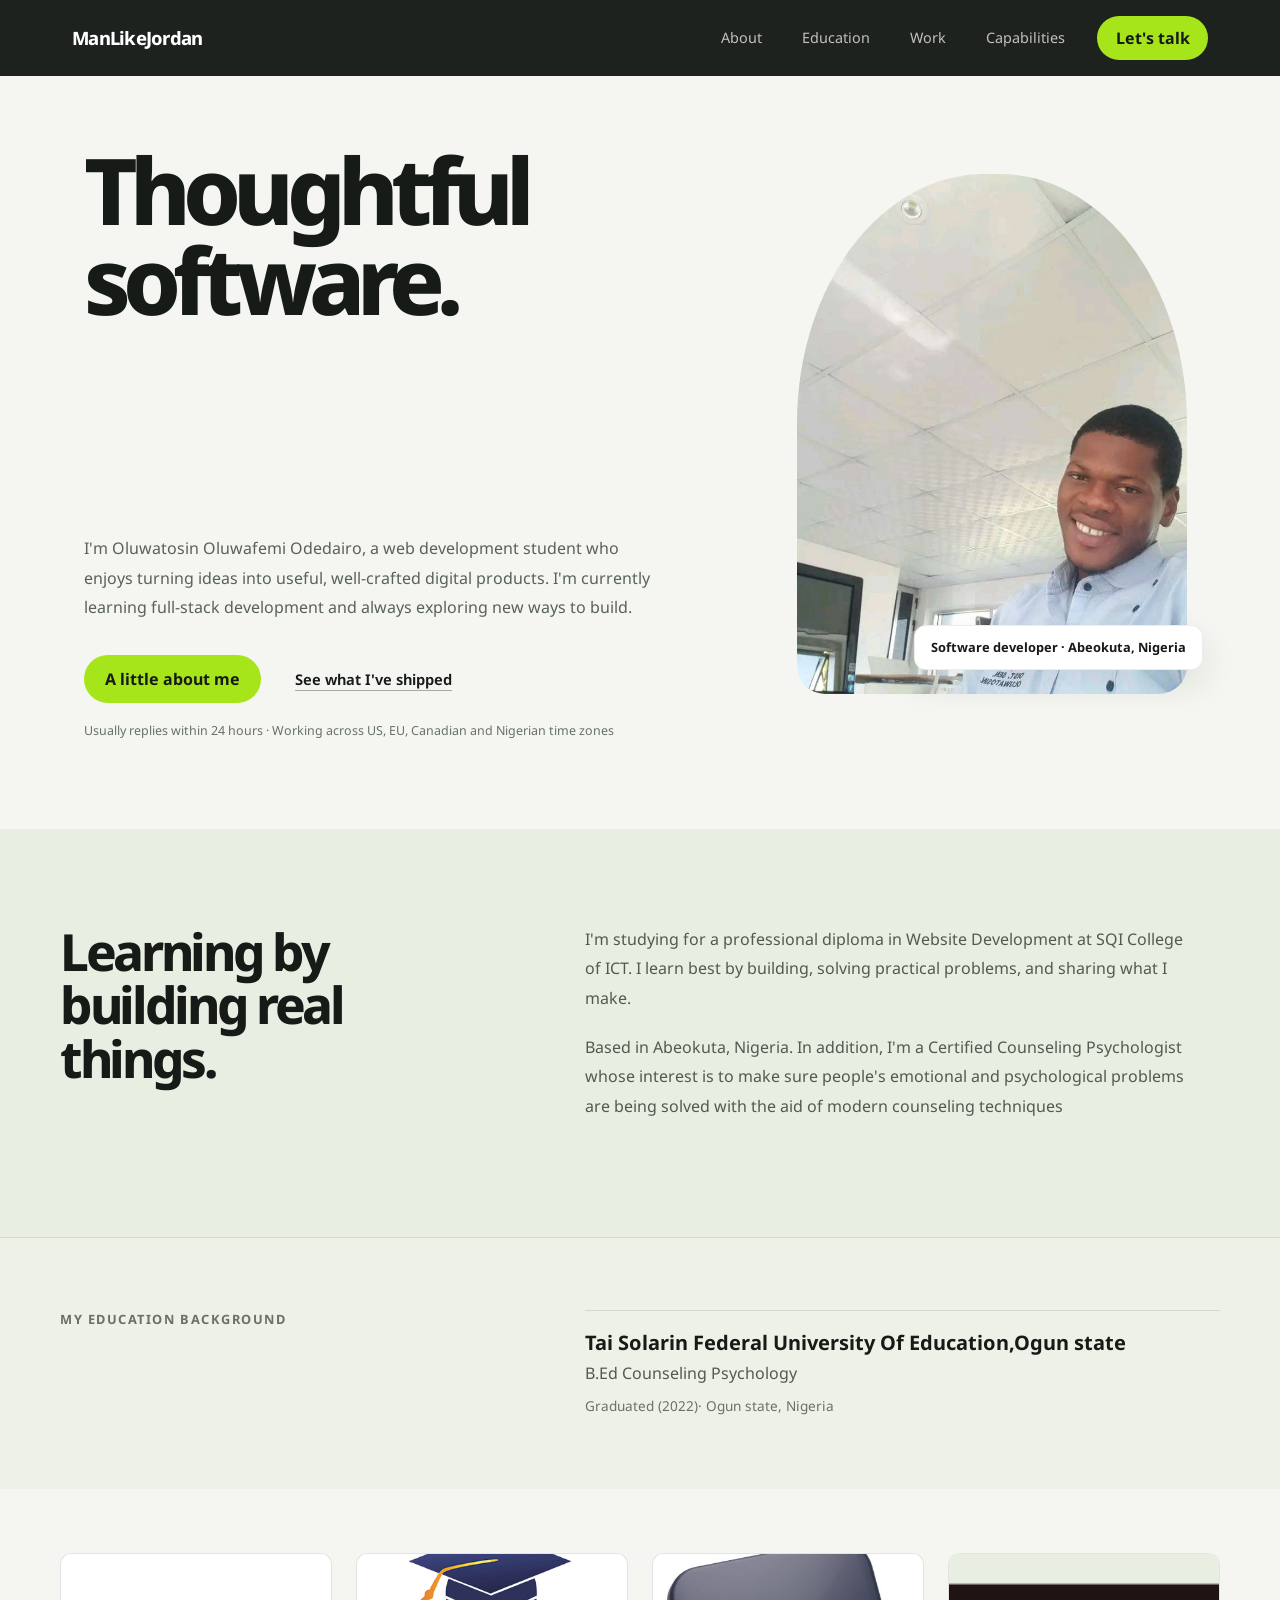
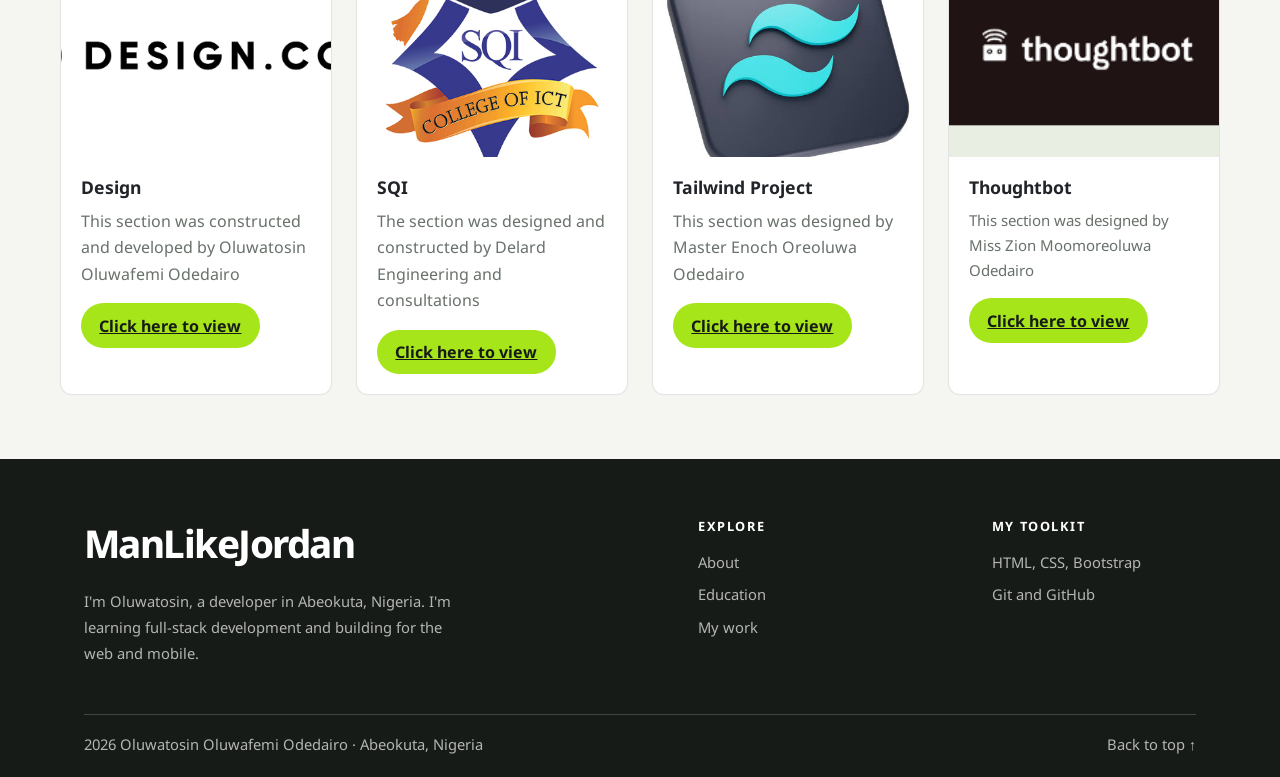
<file: index.html>
<!DOCTYPE html>
<html lang="en">

<head>
    <meta charset="UTF-8">
    <meta name="viewport" content="width=device-width, initial-scale=1.0">
    <meta name="theme-color" content="#171b18">
    <title>Oluwatosin Odedairo | Software Developer</title>
    <link rel="shortcut icon" href="favicon.ico" type="image/x-icon">
    <link rel="preconnect" href="https://fonts.googleapis.com">
    <link rel="preconnect" href="https://fonts.gstatic.com" crossorigin>
    <link href="https://fonts.googleapis.com/css2?family=Noto+Sans:wght@400;500;600;700;800&display=swap"
        rel="stylesheet">
    <link rel="stylesheet" href="https://cdn.jsdelivr.net/npm/bootstrap@5.3.9/dist/css/bootstrap.min.css">
    <link rel="stylesheet" href="style.css">
</head>

<body>
    <header class="site-header">
        <nav class="navbar navbar-expand-lg navbar-dark fixed-top" aria-label="Main navigation">
            <div class="container">
                <a class="navbar-brand" href="#top">ManLikeJordan</a>

                <button class="navbar-toggler" type="button" data-bs-toggle="collapse" data-bs-target="#mainNavbar"
                    aria-controls="mainNavbar" aria-expanded="false" aria-label="Toggle navigation">
                    <span class="navbar-toggler-icon"></span>
                </button>

                <div class="collapse navbar-collapse" id="mainNavbar">
                    <ul class="navbar-nav ms-lg-auto align-items-lg-center gap-lg-4">
                        <li class="nav-item"><a class="nav-link" href="#about">About</a></li>
                        <li class="nav-item"><a class="nav-link" href="#education">Education</a></li>
                        <li class="nav-item"><a class="nav-link" href="#work">Work</a></li>
                        <li class="nav-item"><a class="nav-link" href="#skills">Capabilities</a></li>
                        <li class="nav-item"><a class="talk-btn" href="lets-talk.html">Let's talk</a></li>
                    </ul>
                </div>
            </div>
        </nav>
    </header>

    <main id="top">
        <section class="hero container" aria-labelledby="hero-title">
            <div class="hero-copy">
                <h1 id="hero-title" aria-label="Thoughtful software. Built to ship.">
                    Thoughtful software.
                    <span class="headline-rotator" aria-hidden="true">
                        <span>Built to ship.</span>
                        <span>Ideas into products.</span>
                        <span>Real products, shipped.</span>
                        <span>Your idea, live.</span>
                    </span>
                </h1>
                <p class="hero-description">
                    I'm Oluwatosin Oluwafemi Odedairo, a web development student who enjoys turning ideas into useful,
                    well-crafted digital products. I'm currently learning full-stack development and always exploring
                    new ways to build.
                </p>
                <div class="hero-actions">
                    <a class="primary-link" href="#about">A little about me</a>
                    <a class="secondary-link" href="#work">See what I've shipped</span></a>
                </div>
                <p class="response-note">Usually replies within 24 hours · Working across US, EU, Canadian and Nigerian
                    time zones</p>
            </div>

            <figure class="hero-visual">
                <img src="assets/images/Snapchat-878727633.jpg" alt="Portrait of Oluwatosin Odedairo">
                <figcaption>Software developer · Abeokuta, Nigeria</figcaption>

            </figure>
        </section>

        <section class="about-section" id="about" aria-labelledby="about-title">
            <div class="section-inner about-grid">
                <div>
                    <h2 id="about-title">Learning by building real things.</h2>
                </div>
                <div class="about-copy">
                    <p>
                        I'm studying for a professional diploma in Website Development at SQI College of ICT. I learn
                        best by building, solving practical problems, and sharing what I make.
                    </p>
                    <p>
                        Based in Abeokuta, Nigeria. In addition, I'm a Certified Counseling Psychologist whose
                        interest
                        is to make sure people's emotional and psychological problems are being solved with the aid of
                        modern counseling techniques
                    </p>
                </div>
            </div>
        </section>

        <section class="education-section" id="education" aria-labelledby="education-title">
            <div class="education-inner">
                <div>
                    <p class="education-label">My Education Background</p>
                    <h2 id="education-title"></h2>
                </div>
                <div class="education-entry">
                    <h3>Tai Solarin Federal University Of Education,Ogun state</h3>
                    <p>B.Ed Counseling Psychology</p>
                    <span>Graduated (2022)· Ogun state, Nigeria</span>
                </div>
            </div>
        </section>


        <section class="my-work" id="work">
            <div class="row row-cols-1 row-cols-sm-2 row-cols-lg-4 g-4">
                <div class="col">
                    <div class="card">
                        <img src="assets/images/Design_com_Logo.jpg" class="card-img-top" alt="...">
                        <div class="card-body">
                            <h4 class="card-title">Design</h4>
                            <p class="card-text">This section was constructed and developed by Oluwatosin Oluwafemi
                                Odedairo </p>
                            <button class="talk-btn mt-3"><a target="_blank" href="design.html">Click here to
                                    view</a></button>
                        </div>
                    </div>
                </div>
                <div class="col">
                    <div class="card">
                        <img src="assets/images/sqi logo.jpg" class="card-img-top" alt="...">
                        <div class="card-body">
                            <h4 class="card-title">SQI</h4>
                            <p class="card-text">The section was designed and constructed by Delard Engineering and
                                consultations</p>
                            <button class="talk-btn mt-3"><a target="_blank" href="sqi.html">Click here to
                                    view</a></button>
                        </div>
                    </div>
                </div>
                <div class="col">
                    <div class="card">
                        <img src="assets/tailwind logo.jpg" class="card-img-top" alt="...">
                        <div class="card-body">
                            <h4 class="card-title">Tailwind Project</h4>
                            <p class="card-text">This section was designed by Master Enoch Oreoluwa Odedairo</p>
                            <button class="talk-btn mt-3"><a target="_blank" href="tailwind.html">Click here to
                                    view</a></button>
                        </div>
                    </div>
                </div>
                <div class="col">
                    <div class="card">
                        <img src="assets/images/thoughtbot logo.png" class="card-img-top" alt="...">
                        <div class="card-body">
                            <h4 class="card-title">Thoughtbot</h4>
                            <p class="card-text" style=" font-size: 15px;">This section was designed by Miss Zion
                                Moomoreoluwa Odedairo</p>
                            <button class="talk-btn mt-3"><a target="_blank" href="firstcard.html">Click here to
                                    view</a></button>
                        </div>
                    </div>
                </div>
            </div>
        </section>
    </main>

    <footer class="site-footer">
        <div class="footer-inner">
            <div class="footer-main">
                <div class="footer-intro">
                    <a class="footer-brand" href="#top">ManLikeJordan</a>
                    <p>
                        I'm Oluwatosin, a developer in Abeokuta, Nigeria. I'm learning full-stack development
                        and building for the web and mobile.
                    </p>
                </div>

                <nav class="footer-column" aria-label="Footer navigation">
                    <h2>Explore</h2>
                    <a href="#about">About</a>
                    <a href="#education">Education</a>
                    <a href="#work">My work</a>
                </nav>

                <div class="footer-column">
                    <h2>My toolkit</h2>
                    <p>HTML, CSS, Bootstrap</p>
                    <p>Git and GitHub</p>

                </div>
            </div>

            <div class="footer-bottom">
                <p>2026 Oluwatosin Oluwafemi Odedairo · Abeokuta, Nigeria</p>
                <a href="#top">Back to top ↑</a>
            </div>
        </div>
    </footer>

    <script src="https://cdn.jsdelivr.net/npm/bootstrap@5.3.9/dist/js/bootstrap.bundle.min.js"></script>
</body>

</html>
</file>
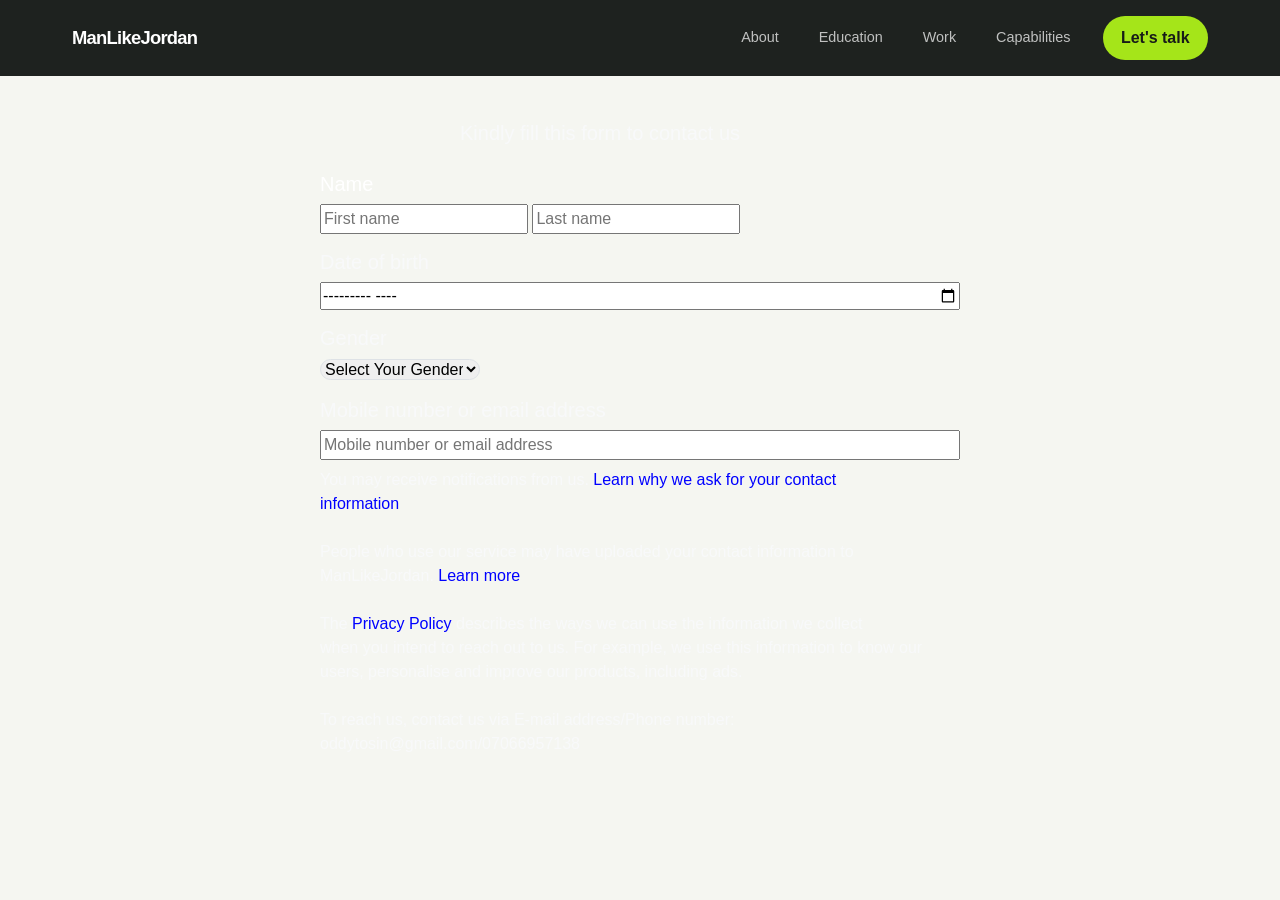
<file: lets-talk.html>
<!DOCTYPE html>
<html lang="en">

<head>
    <meta charset="UTF-8">
    <meta name="viewport" content="width=device-width, initial-scale=1.0">
    <title>Document</title>
    <link rel="stylesheet" href="https://cdn.jsdelivr.net/npm/bootstrap@5.3.9/dist/css/bootstrap.min.css">
    <link rel="stylesheet" href="style.css">

</head>

<body>
 <header class="site-header">
        <nav class="navbar navbar-expand-lg navbar-dark fixed-top" aria-label="Main navigation">
            <div class="container">
                <a class="navbar-brand" href="#top">ManLikeJordan</a>

                <button class="navbar-toggler" type="button" data-bs-toggle="collapse" data-bs-target="#mainNavbar"
                    aria-controls="mainNavbar" aria-expanded="false" aria-label="Toggle navigation">
                    <span class="navbar-toggler-icon"></span>
                </button>

                <div class="collapse navbar-collapse" id="mainNavbar">
                    <ul class="navbar-nav ms-lg-auto align-items-lg-center gap-lg-4">
                        <li class="nav-item"><a class="nav-link" href="#about">About</a></li>
                        <li class="nav-item"><a class="nav-link" href="#education">Education</a></li>
                        <li class="nav-item"><a class="nav-link" href="#work">Work</a></li>
                        <li class="nav-item"><a class="nav-link" href="#skills">Capabilities</a></li>
                        <li class="nav-item"><a class="talk-btn" href="lets-talk.html">Let's talk</a></li>
                    </ul>
                </div>
            </div>
        </nav>
    </header>
    <header class="p-12 pt-5 mx-auto w-50" style="font-size: 20px; font-family: monospace; color: white;">
        <a>Are you looking for a way to contact ManLikeJordan ?</a>
    </header>

    <div class="ps-12 pt-2 mt-2 mx-auto w-50">
        <p class="d-flex mt-4 fs-5 text-light" style="margin-left: 140px;">Kindly fill this form to contact us</p>
    </div>


    <div class="ps-12 pt-2 mx-auto w-50">
        <h5 class="text-white">Name</h5>
        <input type="text" placeholder="First name">
        <input type="text" placeholder="Last name">
        <div>


        </div>
    </div>

    <div class="ps-12 pt-2 mx-auto w-50 mt-2">
        <h5 class="text-light">Date of birth</h5>
        <div>
            <input class="w-100" type="month" name="" id="" placeholder="month">
        </div>
    </div>

    <div class="ps-12 pt-2 mx-auto w-50 mt-2">
        <h5 class="text-light">Gender</h5>
        <select class="border rounded-5 w-25" name="" id="" placeholder="">
            <option value="" disabled selected>Select Your Gender</option>
            <option value="male">male</option>
            <option value="female">female</option>
            <option value="custom">custom</option>
        </select>

        <h5 class="pt-2 text-light mt-2">Mobile number or email address</h5>
        <input class="w-100" type="text" placeholder="Mobile number or email address">
    </div>


    <div class="ps-12 w-50 mx-auto mt-2">
        <p class="text-light"> You may receive notifications from us. <span style="color: blue;">Learn why we ask for
                your contact
                <br>information</span>
    </div>

    <div class="ps-12 pt-2 w-50 mx-auto">
        <p class="text-light">People who use our service may have uploaded your contact information to <br>
            ManLikeJordan. <span style="color: blue;">Learn more</span></p>
    </div>

    <div class="ps-12 pt-2 w-50 mx-auto mt-2">
        <p class="text-light">The <span style="color: blue;">Privacy Policy</span> describes the ways we can use the
            information we collect
            <br>when you intend to reach out to us. For example, we use this information to know our users, personalise
            and improve
            our products, including ads.
        </p>
    </div>

    <div class="ps-12 pt-2  mx-auto w-50 text-light">
        <p>To reach us, contact us via E-mail address/Phone number: oddytosin@gmail.com/07066957138</p>

    </div>

</body>

</html>
</file>
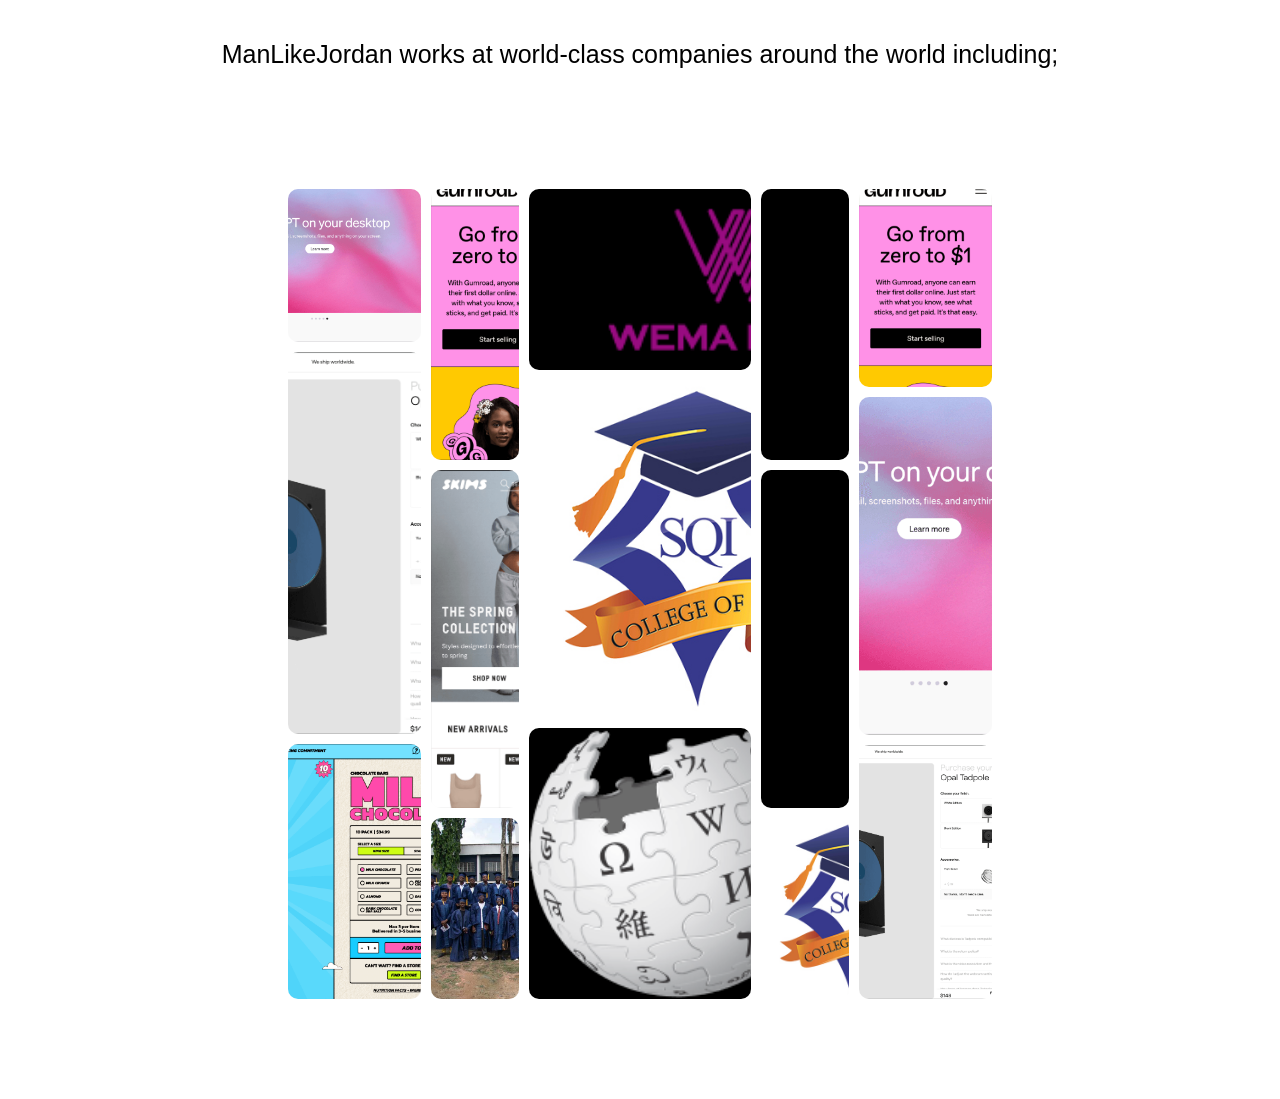
<file: tailwind.html>
<!DOCTYPE html>
<html lang="en">
<head>
    <meta charset="UTF-8">
    <meta name="viewport" content="width=device-width, initial-scale=1.0">
    <title>Document</title>
    <link rel="stylesheet" href="tailwind.css">
      <!-- <link rel="stylesheet" href="https://cdn.jsdelivr.net/npm/bootstrap@5.3.9/dist/css/bootstrap.min.css"> -->
</head>
<body>
    

    <div class="world-class">
        <p>ManLikeJordan works at world-class companies around the world including; </p>
    </div>
    <div class="grid">
        <div>
            <div class="ab"></div>
            <div class="ac"></div>
            <div class="ad"></div>
        </div>
    

    <div>
        <div class="ae" ></div>
        <div class="af"></div>
        <div class="ag"></div>
    </div>

    <div>
        <div class="zz"></div>
        <div class="za"></div>
        <div class="zb"></div>
    </div>

    <div>
        <div class="zaa"></div>
        <div class="zbb"></div>
        <div class="aab"></div>
    </div>

    <div>
        <div class="ggg"></div>
        <div class="hhhh"></div>
        <div class="jjj"></div>
    </div>


    
</body>
</html>
</file>
<file: style.css>
:root {
    color-scheme: light;
    --ink: #171b18;
    --muted: #68716a;
    --paper: #f5f6f1;
    --accent: #a5e519;
    --line: rgba(23, 27, 24, 0.12);
}

* {
    box-sizing: border-box;
}

html {
    scroll-behavior: smooth;
    scroll-padding-top: 6rem;
}

body {
    margin: 0;
    background: var(--paper);
    color: var(--ink);
    font-family: "Noto Sans", sans-serif;
}

a {
    color: inherit;
}

.site-header .navbar {
    min-height: 76px;
    background: rgba(23, 27, 24, 0.97) !important;
    backdrop-filter: blur(12px);
}

.site-header .container {
    max-width: 1160px;
}

.navbar-brand {
    font-size: 1.15rem;
    font-weight: 750;
    letter-spacing: -0.04em;
}

.navbar-nav .nav-link {
    color: rgba(255, 255, 255, 0.72);
    font-size: 0.9rem;
    transition: color 180ms ease;
}

.navbar-nav .nav-link:hover,
.navbar-nav .nav-link:focus {
    color: var(--accent);
}

.talk-btn,
.primary-link {
    display: inline-flex;
    align-items: center;
    justify-content: center;
    border: 0;
    border-radius: 999px;
    background: var(--accent);
    color: var(--ink);
    font-weight: 700;
    text-decoration: none;
    transition: transform 180ms ease, background-color 180ms ease;
}

.talk-btn {
    padding: 0.65rem 1.15rem;
}

.talk-btn:hover,
.primary-link:hover {
    transform: translateY(-2px);
    background: #d7ff8b;
    color: var(--ink);
}

.hero {
    display: grid;
    grid-template-columns: minmax(0, 1.2fr) minmax(280px, 0.8fr);
    align-items: center;
    gap: clamp(2.5rem, 7vw, 6rem);
    max-width: 1160px;
    min-height: 690px;
    padding: 9rem 1.5rem 5.5rem;
}

.hero-copy {
    max-width: 690px;
}

.eyebrow,
.section-label {
    display: flex;
    align-items: center;
    gap: 0.65rem;
    margin: 0 0 1.4rem;
    color: var(--muted);
    font-size: 0.75rem;
    font-weight: 750;
    letter-spacing: 0.15em;
    text-transform: uppercase;
}

.status-dot {
    width: 9px;
    height: 9px;
    border-radius: 50%;
    background: #7dbb35;
    box-shadow: 0 0 0 4px rgba(125, 187, 53, 0.14);
}

.hero h1 {
    max-width: 720px;
    margin: 0;
    font-size: clamp(3.2rem, 7.2vw, 6.5rem);
    font-weight: 800;
    letter-spacing: -0.085em;
    line-height: 0.98;
}

.hero h1 > span {
    color: #788f4c;
}

.headline-rotator {
    display: grid;
}

.headline-rotator span {
    grid-area: 1 / 1;
    opacity: 0;
    animation: headline-cycle 8s ease-in-out infinite;
}

.headline-rotator span:nth-child(2) {
    animation-delay: 2s;
}

.headline-rotator span:nth-child(3) {
    animation-delay: 4s;
}

.headline-rotator span:nth-child(4) {
    animation-delay: 6s;
}

@keyframes headline-cycle {
    0%,
    20% {
        opacity: 1;
    }

    25%,
    100% {
        opacity: 0;
    }
}

.hero-description {
    max-width: 570px;
    margin: 1.8rem 0 0;
    color: #59615b;
    font-size: 1rem;
    line-height: 1.85;
}

.hero-actions {
    display: flex;
    flex-wrap: wrap;
    align-items: center;
    gap: 0.85rem;
    margin-top: 2rem;
}

.primary-link,
.secondary-link {
    min-height: 48px;
    padding: 0.75rem 1.3rem;
}

.secondary-link {
    display: inline-flex;
    align-items: center;
    color: var(--ink);
    font-size: 0.92rem;
    font-weight: 650;
    text-decoration-color: rgba(23, 27, 24, 0.35);
    text-underline-offset: 5px;
}

.response-note {
    margin: 1.2rem 0 0;
    color: var(--muted);
    font-size: 0.78rem;
}

.hero-visual {
    position: relative;
    justify-self: center;
    width: min(100%, 390px);
   
}



.hero-visual img {
    position: relative;
    width: 100%;
    height: 100%;
    border-radius: 48% 48% 28px 28px;
    object-fit: cover;
    object-position: center;
    background: #dfe5d6;
}

.hero-visual figcaption {
    position: absolute;
    right: -1rem;
    bottom: 1.5rem;
    padding: 0.75rem 1rem;
    border: 1px solid rgba(23, 27, 24, 0.08);
    border-radius: 12px;
    background: #fff;
    box-shadow: 0 14px 35px rgba(23, 27, 24, 0.1);
    font-size: 0.8rem;
    font-weight: 700;
}

.about-section {
    padding: 6rem 1.5rem;
    background: #e9eee2;
}

.section-inner {
    max-width: 1160px;
    margin: 0 auto;
}

.about-grid {
    display: grid;
    grid-template-columns: 0.8fr 1.2fr;
    gap: clamp(2rem, 8vw, 8rem);
}

.about-section h2 {
    max-width: 440px;
    margin: 0;
    font-size: clamp(2.2rem, 4vw, 3.8rem);
    font-weight: 750;
    letter-spacing: -0.065em;
    line-height: 1.05;
}

.about-copy {
    max-width: 610px;
}

.about-copy > p {
    margin: 0 0 1.2rem;
    color: #515a52;
    font-size: 1rem;
    line-height: 1.85;
}

.about-copy .section-label {
    margin-bottom: 1rem;
}

.stats-section {
    max-width: 1160px;
    margin: 0 auto;
    padding: 4.5rem 1.5rem;
}

.stats-grid {
    display: grid;
    grid-template-columns: repeat(3, 1fr);
    border-top: 1px solid var(--line);
}

.stat {
    padding: 2rem 1.5rem 0 0;
}

.stat + .stat {
    padding-left: 1.5rem;
    border-left: 1px solid var(--line);
}

.stat strong {
    display: block;
    margin-bottom: 0.55rem;
    font-size: clamp(2rem, 4vw, 3rem);
    font-weight: 750;
    letter-spacing: -0.07em;
}

.stat span {
    color: var(--muted);
    font-size: 0.9rem;
}

.my-work {
    width: min(100% - 3rem, 1160px);
    margin: 0 auto;
    padding: 4rem 0;
}

.my-work .col {
    display: flex;
}

.my-work .card {
    width: 100%;
    height: 100%;
    overflow: hidden;
    border: 1px solid var(--line);
    border-radius: 0.75rem;
    background: #fff;
    transition: transform 180ms ease, box-shadow 180ms ease;
}

.my-work .card:hover {
    transform: translateY(-3px);
    box-shadow: 0 12px 28px rgba(23, 27, 24, 0.1);
}

.my-work .card-img-top {
    display: block;
    width: 100%;
    aspect-ratio: 4 / 3;
    object-fit: cover;
    background: #e9eee2;
}

.my-work .card-body {
    padding: 1.25rem;
}

.my-work .card-title {
    margin-bottom: 0.65rem;
    font-size: 1.1rem;
    font-weight: 700;
}

.my-work .card-text {
    margin-bottom: 0;
    color: var(--muted);
    line-height: 1.65;
}

.education-section {
    padding: 4.5rem 1.5rem;
    border-top: 1px solid var(--line);
    background: #edf1e8;
}

.education-inner {
    display: grid;
    grid-template-columns: 0.8fr 1.2fr;
    gap: clamp(2rem, 8vw, 8rem);
    max-width: 1160px;
    margin: 0 auto;
}

.education-label {
    margin: 0 0 0.8rem;
    color: var(--muted);
    font-size: 0.8rem;
    font-weight: 700;
    letter-spacing: 0.12em;
    text-transform: uppercase;
}

.education-inner h2 {
    margin: 0;
    font-size: clamp(2rem, 4vw, 3rem);
    font-weight: 750;
    letter-spacing: -0.06em;
    line-height: 1.05;
}

.education-entry {
    padding-top: 0.3rem;
    border-top: 1px solid var(--line);
}

.education-entry h3 {
    margin: 1rem 0 0.35rem;
    font-size: 1.25rem;
    font-weight: 700;
}

.education-entry p {
    margin: 0 0 0.5rem;
    color: #515a52;
}

.education-entry span {
    color: var(--muted);
    font-size: 0.85rem;
}

.site-footer {
    background: var(--ink);
    color: #fff;
}

.footer-inner {
    max-width: 1160px;
    margin: 0 auto;
    padding: 3.5rem 1.5rem 1.4rem;
}

.footer-main {
    display: grid;
    grid-template-columns: minmax(0, 1.8fr) repeat(2, minmax(130px, 0.7fr));
    gap: clamp(2rem, 7vw, 6rem);
}

.footer-intro {
    max-width: 420px;
}

.footer-brand {
    display: inline-block;
    margin-bottom: 1rem;
    color: #fff;
    font-size: clamp(1.7rem, 3vw, 2.4rem);
    font-weight: 750;
    letter-spacing: -0.04em;
    text-decoration: none;
}

.footer-intro p,
.footer-column p,
.footer-column a,
.footer-bottom p,
.footer-bottom a {
    color: rgba(255, 255, 255, 0.68);
    font-size: 0.92rem;
}

.footer-intro p {
    max-width: 370px;
    margin: 0;
    line-height: 1.75;
}

.footer-column {
    display: flex;
    flex-direction: column;
    align-items: flex-start;
    gap: 0.65rem;
}

.footer-column h2 {
    margin: 0.2rem 0 0.4rem;
    color: #fff;
    font-size: 0.8rem;
    font-weight: 700;
    letter-spacing: 0.12em;
    text-transform: uppercase;
}

.footer-column p {
    margin: 0;
}

.footer-column a,
.footer-bottom a {
    text-decoration: none;
}

.footer-column a:hover,
.footer-bottom a:hover {
    color: var(--accent);
}

.footer-bottom {
    display: flex;
    justify-content: space-between;
    gap: 1rem;
    margin-top: 3rem;
    padding-top: 1.1rem;
    border-top: 1px solid rgba(255, 255, 255, 0.18);
}

.footer-bottom p {
    margin: 0;
}

@media (max-width: 767.98px) {
    .site-header .navbar {
        min-height: 68px;
    }

    .hero {
        grid-template-columns: 1fr;
        gap: 3rem;
        min-height: auto;
        padding: 8rem 1.25rem 4.5rem;
    }

    .hero h1 {
        font-size: clamp(3rem, 13vw, 5rem);
    }

    .hero-description {
        font-size: 0.95rem;
    }

    .hero-visual {
        width: min(78%, 330px);
        justify-self: center;
    }

    .about-section {
        padding: 4rem 1.25rem;
    }

    .about-grid {
        grid-template-columns: 1fr;
        gap: 2rem;
    }

    .stats-section {
        padding: 3.5rem 1.25rem;
    }

    .education-inner {
        grid-template-columns: 1fr;
        gap: 1.5rem;
    }

    .education-section {
        padding: 3.5rem 1.25rem;
    }

    .footer-inner {
        padding: 3rem 1.25rem 1.25rem;
    }

    .footer-main {
        grid-template-columns: repeat(2, minmax(0, 1fr));
        gap: 2rem;
    }

    .footer-intro {
        grid-column: 1 / -1;
    }

    .footer-bottom {
        flex-direction: column;
        margin-top: 2rem;
    }
}

@media (max-width: 991.98px) {
    .navbar-collapse {
        padding: 0.5rem 0 1rem;
    }

    .navbar-nav .talk-btn {
        margin-top: 0.5rem;
    }
}

@media (max-width: 480px) {
    .hero-actions {
        align-items: flex-start;
        flex-direction: column;
    }

    .hero-visual {
        width: 82%;
    }

    .stats-grid {
        grid-template-columns: 1fr;
    }

    .stat,
    .stat + .stat {
        padding: 1.4rem 0;
        border-left: 0;
        border-bottom: 1px solid var(--line);
    }

    .stat:first-child {
        padding-top: 1.8rem;
    }
}

@media (prefers-reduced-motion: reduce) {
    html {
        scroll-behavior: auto;
    }

    .headline-rotator span {
        animation: none;
        opacity: 0;
    }

    .headline-rotator span:first-child {
        opacity: 1;
    }

    *,
    *::before,
    *::after {
        transition-duration: 0.01ms !important;
    }
}
</file>
